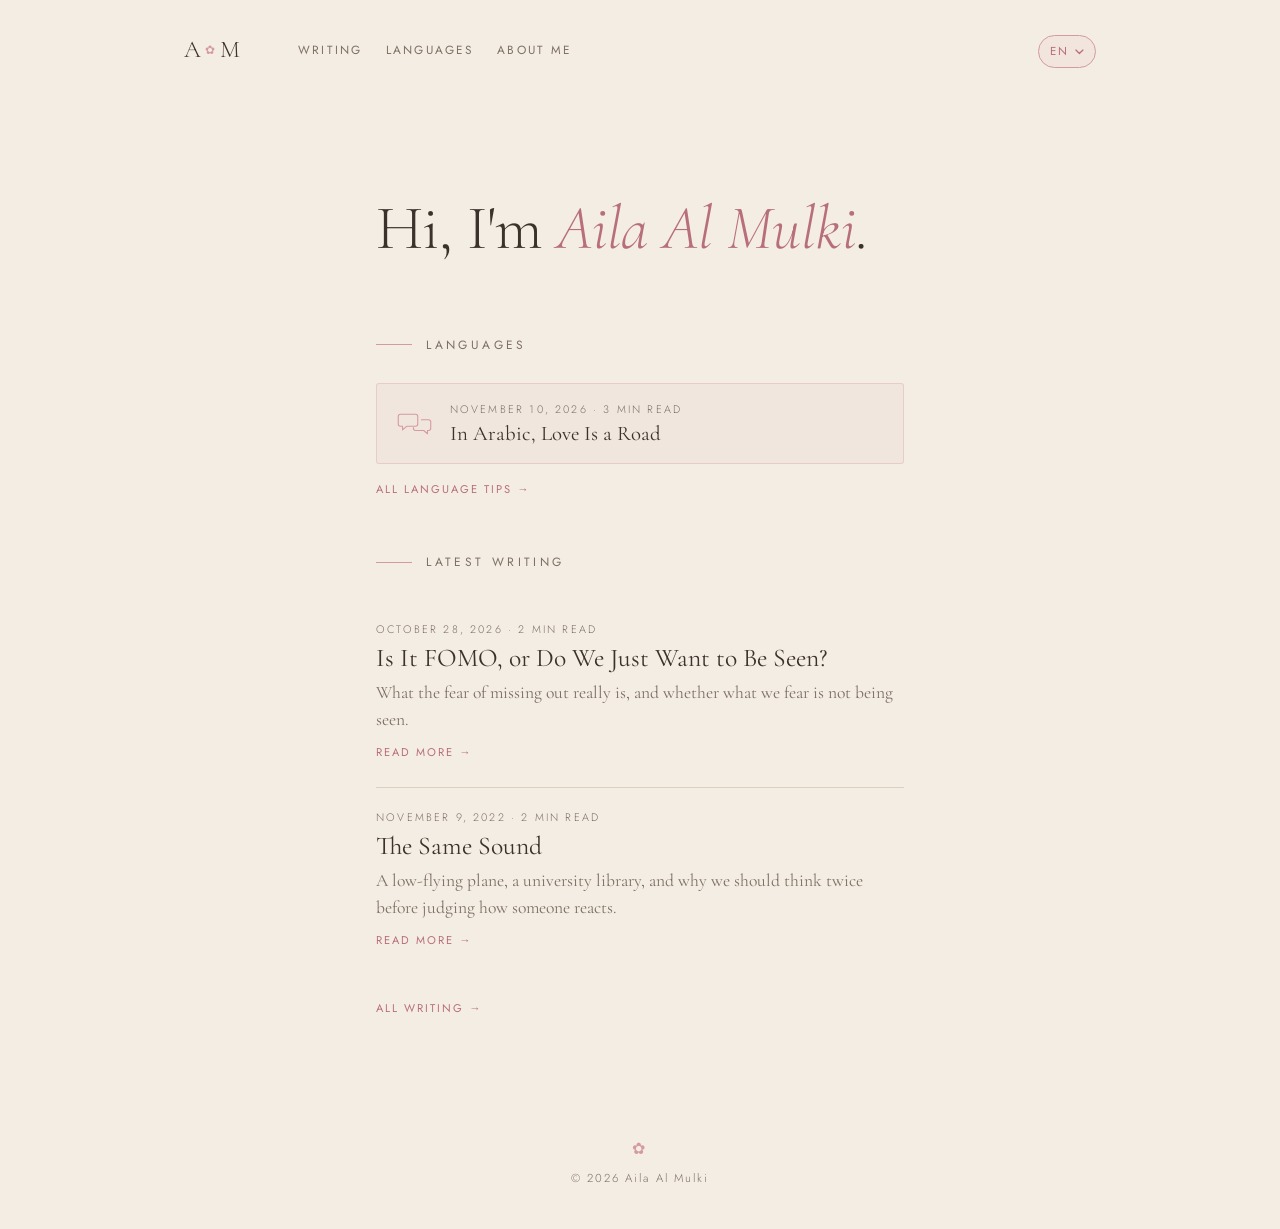
<file: index.html>
<!doctype html>
<html lang="en" dir="ltr">
<head>
  <meta charset="utf-8">
  <meta name="viewport" content="width=device-width, initial-scale=1">
  <link rel="icon" href="favicon.svg" type="image/svg+xml">
  <link rel="icon" href="favicon-32.png" type="image/png" sizes="32x32">
  <link rel="apple-touch-icon" href="apple-touch-icon.png">
  <title>Aila Al Mulki</title>
  <meta name="description" content="Personal blog of Aila Al Mulki — researcher and developer at VirusTotal, working on malware and AI.">
  <link rel="preconnect" href="https://fonts.googleapis.com">
  <link rel="preconnect" href="https://fonts.gstatic.com" crossorigin>
  <link href="https://fonts.googleapis.com/css2?family=Cormorant+Garamond:ital,wght@0,300;0,400;0,500;1,300;1,400&family=Jost:wght@300;400&family=Amiri:wght@400;700&display=swap" rel="stylesheet">
  <link rel="stylesheet" href="styles.css?v=20261111e">
</head>
<body>
  <header class="site-header">
    <a class="monogram" href="./" aria-label="Aila Al Mulki — home">A<span aria-hidden="true">✿</span>M</a>

    <nav class="site-nav" aria-label="Main">
      <a href="writing.html" data-i18n="navWriting">Writing</a>
      <a href="languages.html" data-i18n="navLanguages">Languages</a>
      <a href="about.html" data-i18n="navAbout">About me</a>
    </nav>

    <div class="lang-switch">
      <button type="button" class="lang-toggle" aria-haspopup="true" aria-expanded="false" aria-label="Language">
        <span class="lang-current">EN</span>
        <svg class="chevron" viewBox="0 0 10 6" aria-hidden="true"><path d="M1 1l4 4 4-4"/></svg>
      </button>
      <ul class="lang-options" hidden>
        <li><button type="button" data-lang="en" lang="en">English</button></li>
        <li><button type="button" data-lang="es" lang="es">Español</button></li>
        <li><button type="button" data-lang="ar" lang="ar" class="ar">عربي</button></li>
      </ul>
    </div>
  </header>

  <main>
    <section class="hero">
      <h1 data-i18n="greeting">Hi, I'm <em>Aila Al Mulki</em>.</h1>
    </section>

    <section class="languages-feature" aria-labelledby="languages-title">
      <h2 id="languages-title"><span class="rule" aria-hidden="true"></span><span data-i18n="languagesTitle">Languages</span></h2>
      <ul class="post-list post-cards" data-posts="1" data-section="languages" data-compact></ul>
      <a class="more-link" href="languages.html" data-i18n="allLanguages">All language tips →</a>
    </section>

    <section class="writing" aria-labelledby="latest-title">
      <h2 id="latest-title"><span class="rule" aria-hidden="true"></span><span data-i18n="latestTitle">Latest writing</span></h2>
      <ul class="post-list" data-posts="2"></ul>
      <a class="more-link" href="writing.html" data-i18n="allWriting">All writing →</a>
    </section>
  </main>

  <footer class="site-footer">
    <span class="flower" aria-hidden="true">✿</span>
    <p dir="ltr">© <span id="year"></span> Aila Al Mulki</p>
  </footer>

  <script src="i18n.js?v=20261111e"></script>
  <script src="posts.js?v=20261111e"></script>
  <script src="main.js?v=20261111e"></script>
</body>
</html>
</file>
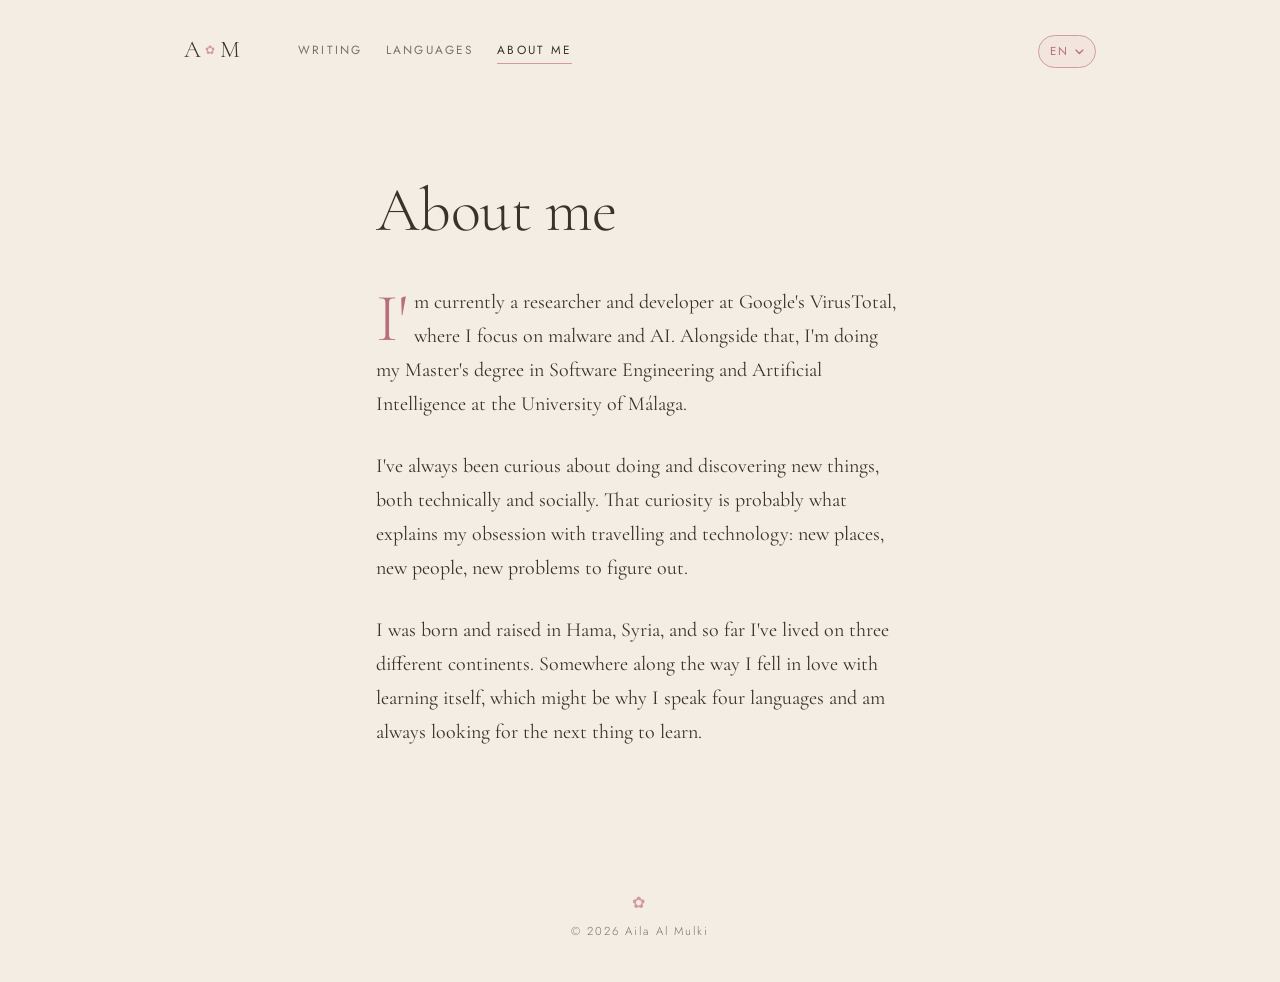
<file: about.html>
<!doctype html>
<html lang="en" dir="ltr">
<head>
  <meta charset="utf-8">
  <meta name="viewport" content="width=device-width, initial-scale=1">
  <link rel="icon" href="favicon.svg" type="image/svg+xml">
  <link rel="icon" href="favicon-32.png" type="image/png" sizes="32x32">
  <link rel="apple-touch-icon" href="apple-touch-icon.png">
  <title>About me · Aila Al Mulki</title>
  <meta name="description" content="Personal blog of Aila Al Mulki — researcher and developer at VirusTotal, working on malware and AI.">
  <link rel="preconnect" href="https://fonts.googleapis.com">
  <link rel="preconnect" href="https://fonts.gstatic.com" crossorigin>
  <link href="https://fonts.googleapis.com/css2?family=Cormorant+Garamond:ital,wght@0,300;0,400;0,500;1,300;1,400&family=Jost:wght@300;400&family=Amiri:wght@400;700&display=swap" rel="stylesheet">
  <link rel="stylesheet" href="styles.css?v=20261111e">
</head>
<body data-title-key="titleAbout">
  <header class="site-header">
    <a class="monogram" href="./" aria-label="Aila Al Mulki — home">A<span aria-hidden="true">✿</span>M</a>

    <nav class="site-nav" aria-label="Main">
      <a href="writing.html" data-i18n="navWriting">Writing</a>
      <a href="languages.html" data-i18n="navLanguages">Languages</a>
      <a href="about.html" data-i18n="navAbout" aria-current="page">About me</a>
    </nav>

    <div class="lang-switch">
      <button type="button" class="lang-toggle" aria-haspopup="true" aria-expanded="false" aria-label="Language">
        <span class="lang-current">EN</span>
        <svg class="chevron" viewBox="0 0 10 6" aria-hidden="true"><path d="M1 1l4 4 4-4"/></svg>
      </button>
      <ul class="lang-options" hidden>
        <li><button type="button" data-lang="en" lang="en">English</button></li>
        <li><button type="button" data-lang="es" lang="es">Español</button></li>
        <li><button type="button" data-lang="ar" lang="ar" class="ar">عربي</button></li>
      </ul>
    </div>
  </header>

  <main>
    <section class="about page-top" aria-labelledby="about-title">
      <h1 class="page-title" id="about-title" data-i18n="aboutTitle">About me</h1>

      <div class="prose">
        <p data-i18n="p1"></p>
        <p data-i18n="p2"></p>
        <p data-i18n="p3"></p>
      </div>
    </section>
  </main>

  <footer class="site-footer">
    <span class="flower" aria-hidden="true">✿</span>
    <p dir="ltr">© <span id="year"></span> Aila Al Mulki</p>
  </footer>

  <script src="i18n.js?v=20261111e"></script>
  <script src="posts.js?v=20261111e"></script>
  <script src="main.js?v=20261111e"></script>
</body>
</html>
</file>
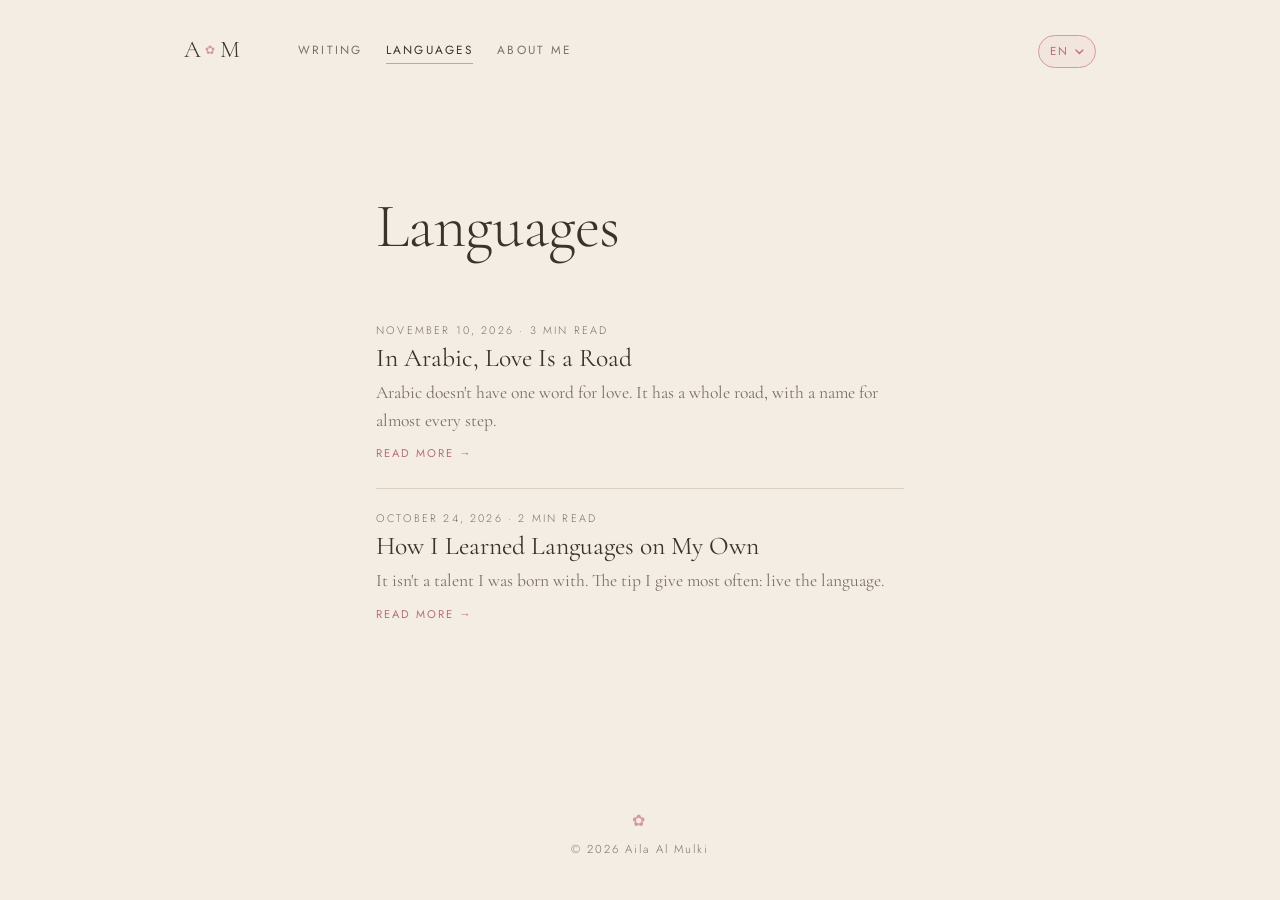
<file: languages.html>
<!doctype html>
<html lang="en" dir="ltr">
<head>
  <meta charset="utf-8">
  <meta name="viewport" content="width=device-width, initial-scale=1">
  <link rel="icon" href="favicon.svg" type="image/svg+xml">
  <link rel="icon" href="favicon-32.png" type="image/png" sizes="32x32">
  <link rel="apple-touch-icon" href="apple-touch-icon.png">
  <title>Languages · Aila Al Mulki</title>
  <meta name="description" content="Personal blog of Aila Al Mulki — researcher and developer at VirusTotal, working on malware and AI.">
  <link rel="preconnect" href="https://fonts.googleapis.com">
  <link rel="preconnect" href="https://fonts.gstatic.com" crossorigin>
  <link href="https://fonts.googleapis.com/css2?family=Cormorant+Garamond:ital,wght@0,300;0,400;0,500;1,300;1,400&family=Jost:wght@300;400&family=Amiri:wght@400;700&display=swap" rel="stylesheet">
  <link rel="stylesheet" href="styles.css?v=20261111e">
</head>
<body data-title-key="titleLanguages">
  <header class="site-header">
    <a class="monogram" href="./" aria-label="Aila Al Mulki — home">A<span aria-hidden="true">✿</span>M</a>

    <nav class="site-nav" aria-label="Main">
      <a href="writing.html" data-i18n="navWriting">Writing</a>
      <a href="languages.html" data-i18n="navLanguages" aria-current="page">Languages</a>
      <a href="about.html" data-i18n="navAbout">About me</a>
    </nav>

    <div class="lang-switch">
      <button type="button" class="lang-toggle" aria-haspopup="true" aria-expanded="false" aria-label="Language">
        <span class="lang-current">EN</span>
        <svg class="chevron" viewBox="0 0 10 6" aria-hidden="true"><path d="M1 1l4 4 4-4"/></svg>
      </button>
      <ul class="lang-options" hidden>
        <li><button type="button" data-lang="en" lang="en">English</button></li>
        <li><button type="button" data-lang="es" lang="es">Español</button></li>
        <li><button type="button" data-lang="ar" lang="ar" class="ar">عربي</button></li>
      </ul>
    </div>
  </header>

  <main>
    <section class="writing page-top" aria-labelledby="writing-title">
      <h1 class="page-title" id="writing-title" data-i18n="languagesTitle">Languages</h1>
      <ul class="post-list" data-posts="all" data-section="languages"></ul>
    </section>
  </main>

  <footer class="site-footer">
    <span class="flower" aria-hidden="true">✿</span>
    <p dir="ltr">© <span id="year"></span> Aila Al Mulki</p>
  </footer>

  <script src="i18n.js?v=20261111e"></script>
  <script src="posts.js?v=20261111e"></script>
  <script src="main.js?v=20261111e"></script>
</body>
</html>
</file>
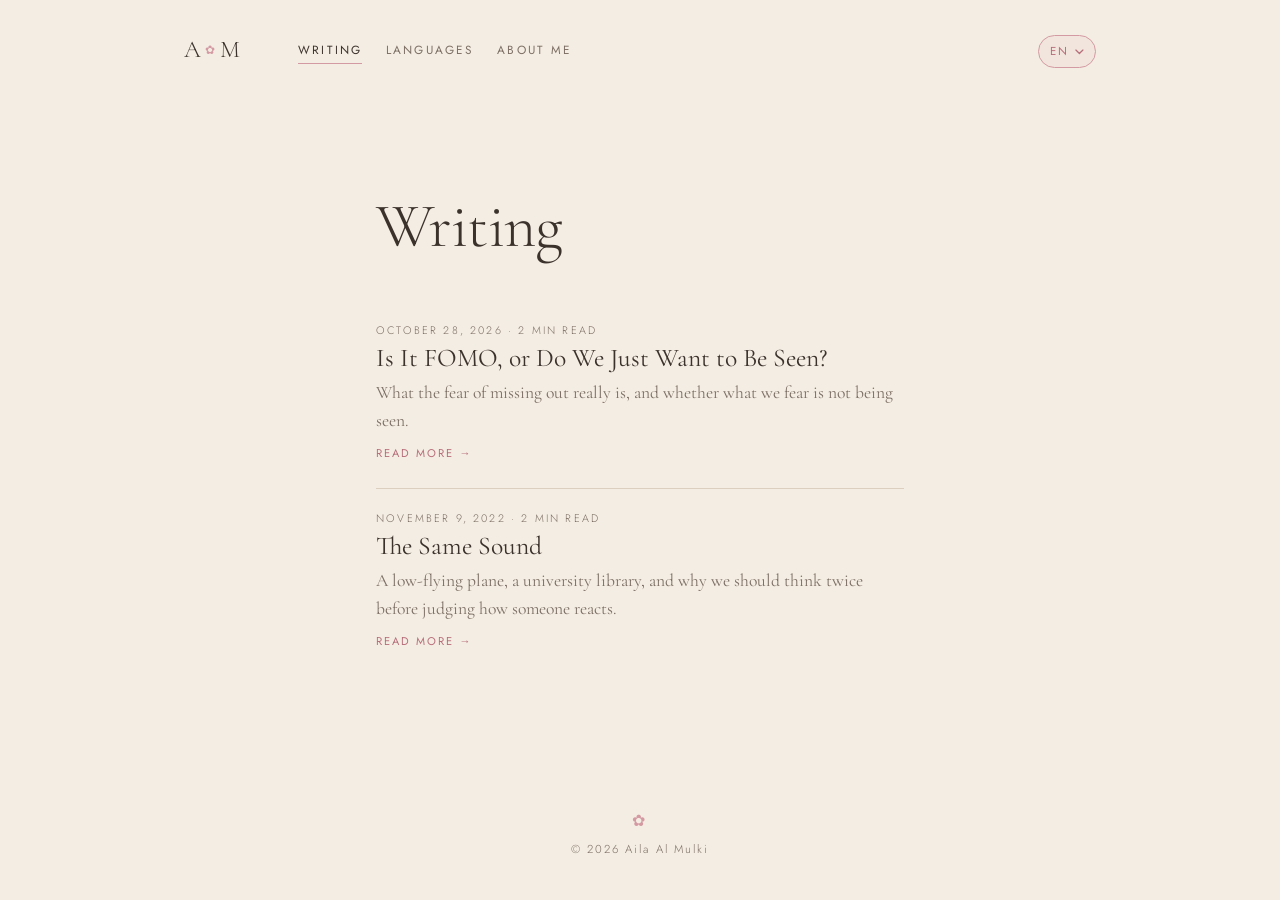
<file: writing.html>
<!doctype html>
<html lang="en" dir="ltr">
<head>
  <meta charset="utf-8">
  <meta name="viewport" content="width=device-width, initial-scale=1">
  <link rel="icon" href="favicon.svg" type="image/svg+xml">
  <link rel="icon" href="favicon-32.png" type="image/png" sizes="32x32">
  <link rel="apple-touch-icon" href="apple-touch-icon.png">
  <title>Writing · Aila Al Mulki</title>
  <meta name="description" content="Personal blog of Aila Al Mulki — researcher and developer at VirusTotal, working on malware and AI.">
  <link rel="preconnect" href="https://fonts.googleapis.com">
  <link rel="preconnect" href="https://fonts.gstatic.com" crossorigin>
  <link href="https://fonts.googleapis.com/css2?family=Cormorant+Garamond:ital,wght@0,300;0,400;0,500;1,300;1,400&family=Jost:wght@300;400&family=Amiri:wght@400;700&display=swap" rel="stylesheet">
  <link rel="stylesheet" href="styles.css?v=20261111e">
</head>
<body data-title-key="titleWriting">
  <header class="site-header">
    <a class="monogram" href="./" aria-label="Aila Al Mulki — home">A<span aria-hidden="true">✿</span>M</a>

    <nav class="site-nav" aria-label="Main">
      <a href="writing.html" data-i18n="navWriting" aria-current="page">Writing</a>
      <a href="languages.html" data-i18n="navLanguages">Languages</a>
      <a href="about.html" data-i18n="navAbout">About me</a>
    </nav>

    <div class="lang-switch">
      <button type="button" class="lang-toggle" aria-haspopup="true" aria-expanded="false" aria-label="Language">
        <span class="lang-current">EN</span>
        <svg class="chevron" viewBox="0 0 10 6" aria-hidden="true"><path d="M1 1l4 4 4-4"/></svg>
      </button>
      <ul class="lang-options" hidden>
        <li><button type="button" data-lang="en" lang="en">English</button></li>
        <li><button type="button" data-lang="es" lang="es">Español</button></li>
        <li><button type="button" data-lang="ar" lang="ar" class="ar">عربي</button></li>
      </ul>
    </div>
  </header>

  <main>
    <section class="writing page-top" aria-labelledby="writing-title">
      <h1 class="page-title" id="writing-title" data-i18n="writingTitle">Writing</h1>
      <ul class="post-list" data-posts="all"></ul>
    </section>
  </main>

  <footer class="site-footer">
    <span class="flower" aria-hidden="true">✿</span>
    <p dir="ltr">© <span id="year"></span> Aila Al Mulki</p>
  </footer>

  <script src="i18n.js?v=20261111e"></script>
  <script src="posts.js?v=20261111e"></script>
  <script src="main.js?v=20261111e"></script>
</body>
</html>
</file>
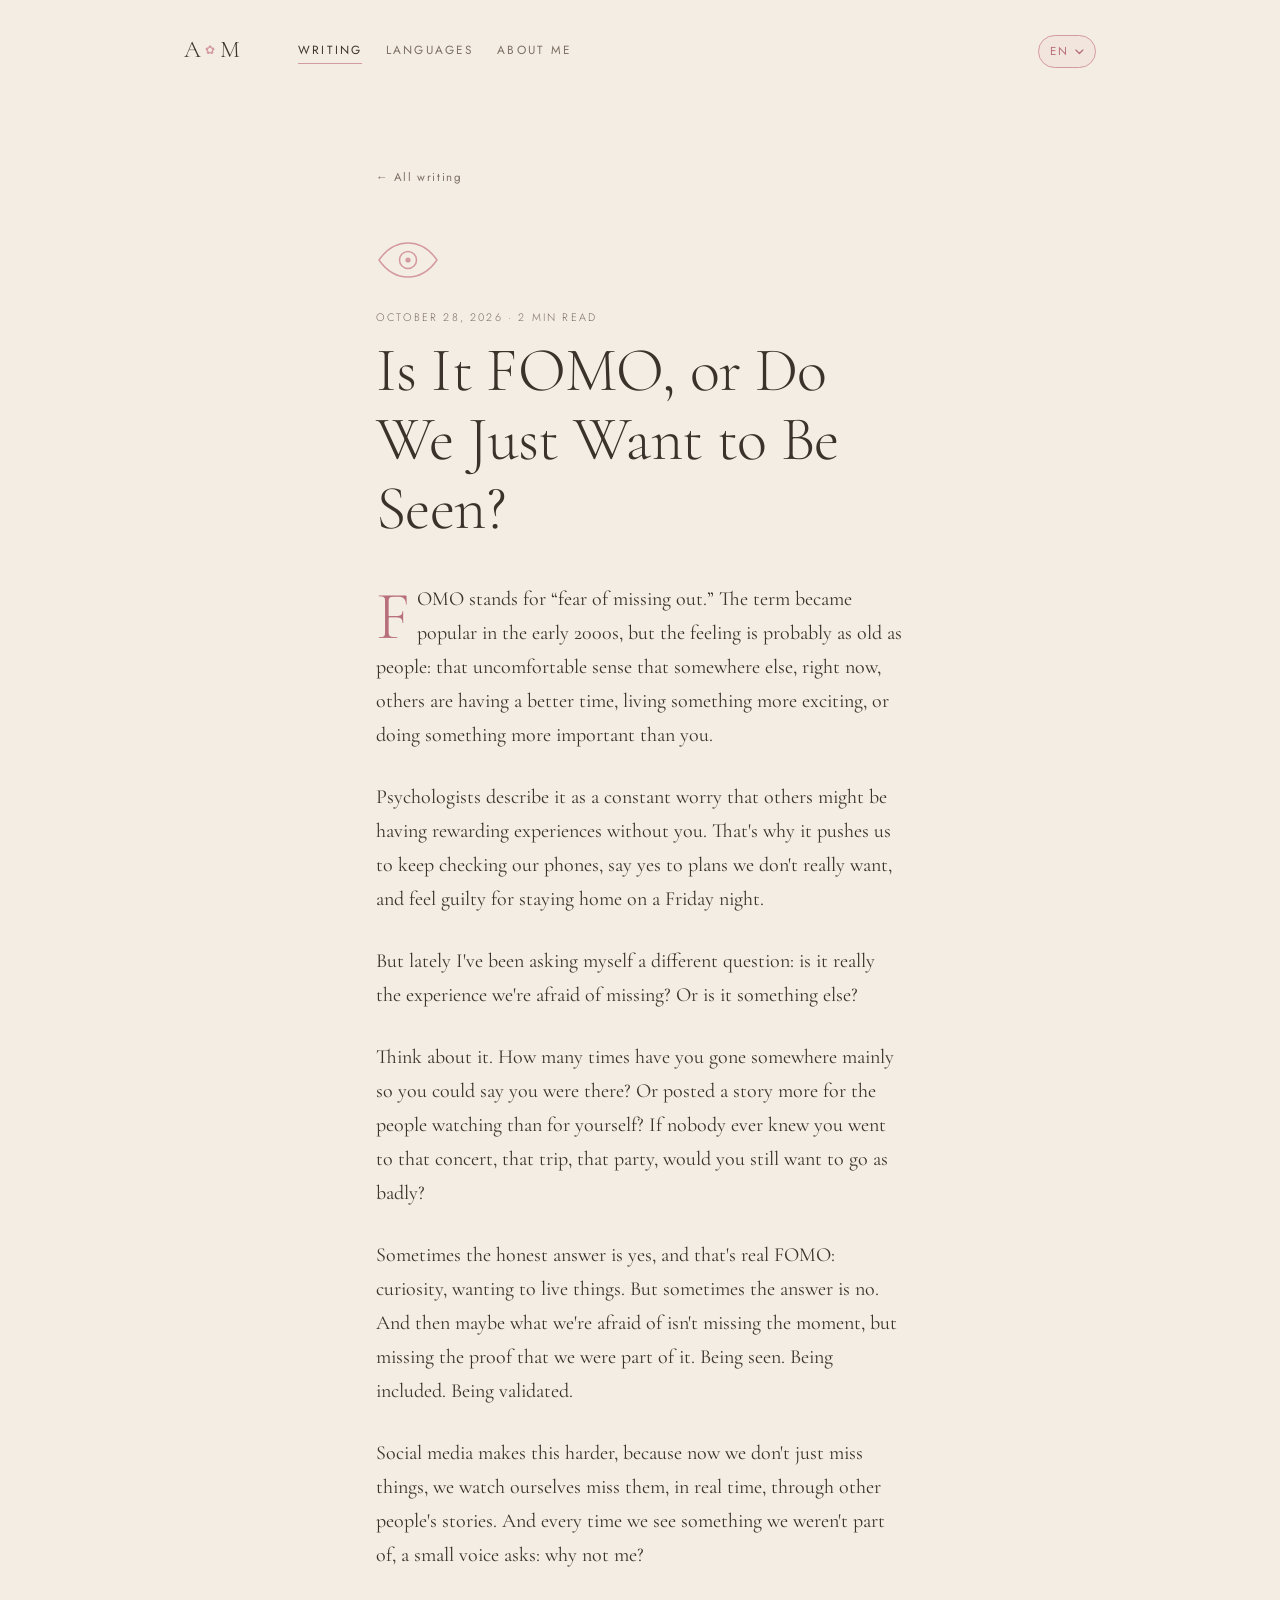
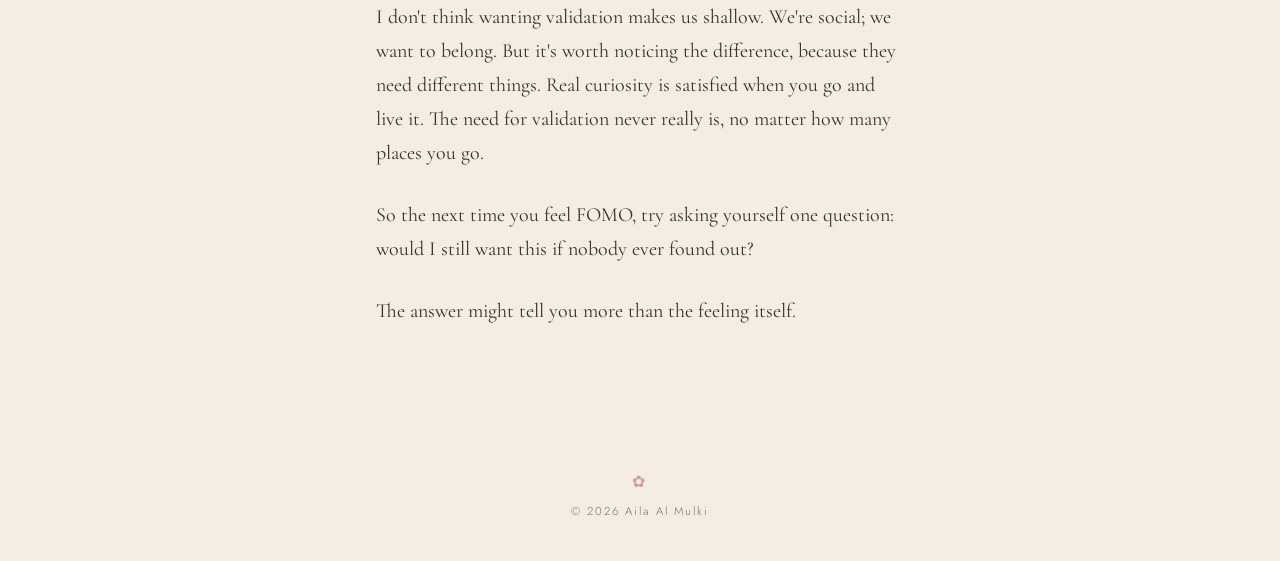
<file: posts/is-it-fomo.html>
<!doctype html>
<html lang="en" dir="ltr">
<head>
  <meta charset="utf-8">
  <meta name="viewport" content="width=device-width, initial-scale=1">
  <link rel="icon" href="../favicon.svg" type="image/svg+xml">
  <link rel="icon" href="../favicon-32.png" type="image/png" sizes="32x32">
  <link rel="apple-touch-icon" href="../apple-touch-icon.png">
  <title>Is It FOMO, or Do We Just Want to Be Seen? · Aila Al Mulki</title>
  <meta name="description" content="What the fear of missing out really is, and whether what we fear is not being seen.">
  <link rel="preconnect" href="https://fonts.googleapis.com">
  <link rel="preconnect" href="https://fonts.gstatic.com" crossorigin>
  <link href="https://fonts.googleapis.com/css2?family=Cormorant+Garamond:ital,wght@0,300;0,400;0,500;1,300;1,400&family=Jost:wght@300;400&family=Amiri:wght@400;700&display=swap" rel="stylesheet">
  <link rel="stylesheet" href="../styles.css?v=20261111e">
</head>
<body data-post="is-it-fomo">
  <header class="site-header">
    <a class="monogram" href="../" aria-label="Aila Al Mulki — home">A<span aria-hidden="true">✿</span>M</a>

    <nav class="site-nav" aria-label="Main">
      <a href="../writing.html" data-i18n="navWriting" aria-current="page">Writing</a>
      <a href="../languages.html" data-i18n="navLanguages">Languages</a>
      <a href="../about.html" data-i18n="navAbout">About me</a>
    </nav>

    <div class="lang-switch">
      <button type="button" class="lang-toggle" aria-haspopup="true" aria-expanded="false" aria-label="Language">
        <span class="lang-current">EN</span>
        <svg class="chevron" viewBox="0 0 10 6" aria-hidden="true"><path d="M1 1l4 4 4-4"/></svg>
      </button>
      <ul class="lang-options" hidden>
        <li><button type="button" data-lang="en" lang="en">English</button></li>
        <li><button type="button" data-lang="es" lang="es">Español</button></li>
        <li><button type="button" data-lang="ar" lang="ar" class="ar">عربي</button></li>
      </ul>
    </div>
  </header>

  <main>
    <article class="post">
      <a class="back" href="../writing.html" data-i18n="back">← All writing</a>

      <header class="post-header">
        <svg class="post-icon" viewBox="0 0 64 40" aria-hidden="true">
          <path d="M3 20C11 8.5 21 3 32 3s21 5.5 29 17c-8 11.5-18 17-29 17S11 31.5 3 20z"/>
          <circle cx="32" cy="20" r="8.5"/>
          <circle class="pupil" cx="32" cy="20" r="2.6"/>
        </svg>
        <span class="post-meta"><time datetime="2026-10-28" data-i18n="postDate">October 28, 2026</time><span aria-hidden="true"> · </span><span data-i18n="postReading"></span></span>
        <h1 data-i18n="postTitle">Is It FOMO, or Do We Just Want to Be Seen?</h1>
      </header>

      <div class="prose" data-i18n="body"></div>
    </article>
  </main>

  <footer class="site-footer">
    <span class="flower" aria-hidden="true">✿</span>
    <p dir="ltr">© <span id="year"></span> Aila Al Mulki</p>
  </footer>

  <script src="../i18n.js?v=20261111e"></script>
  <script src="../posts.js?v=20261111e"></script>
  <script src="is-it-fomo.js?v=20261111e"></script>
  <script src="../main.js?v=20261111e"></script>
</body>
</html>
</file>
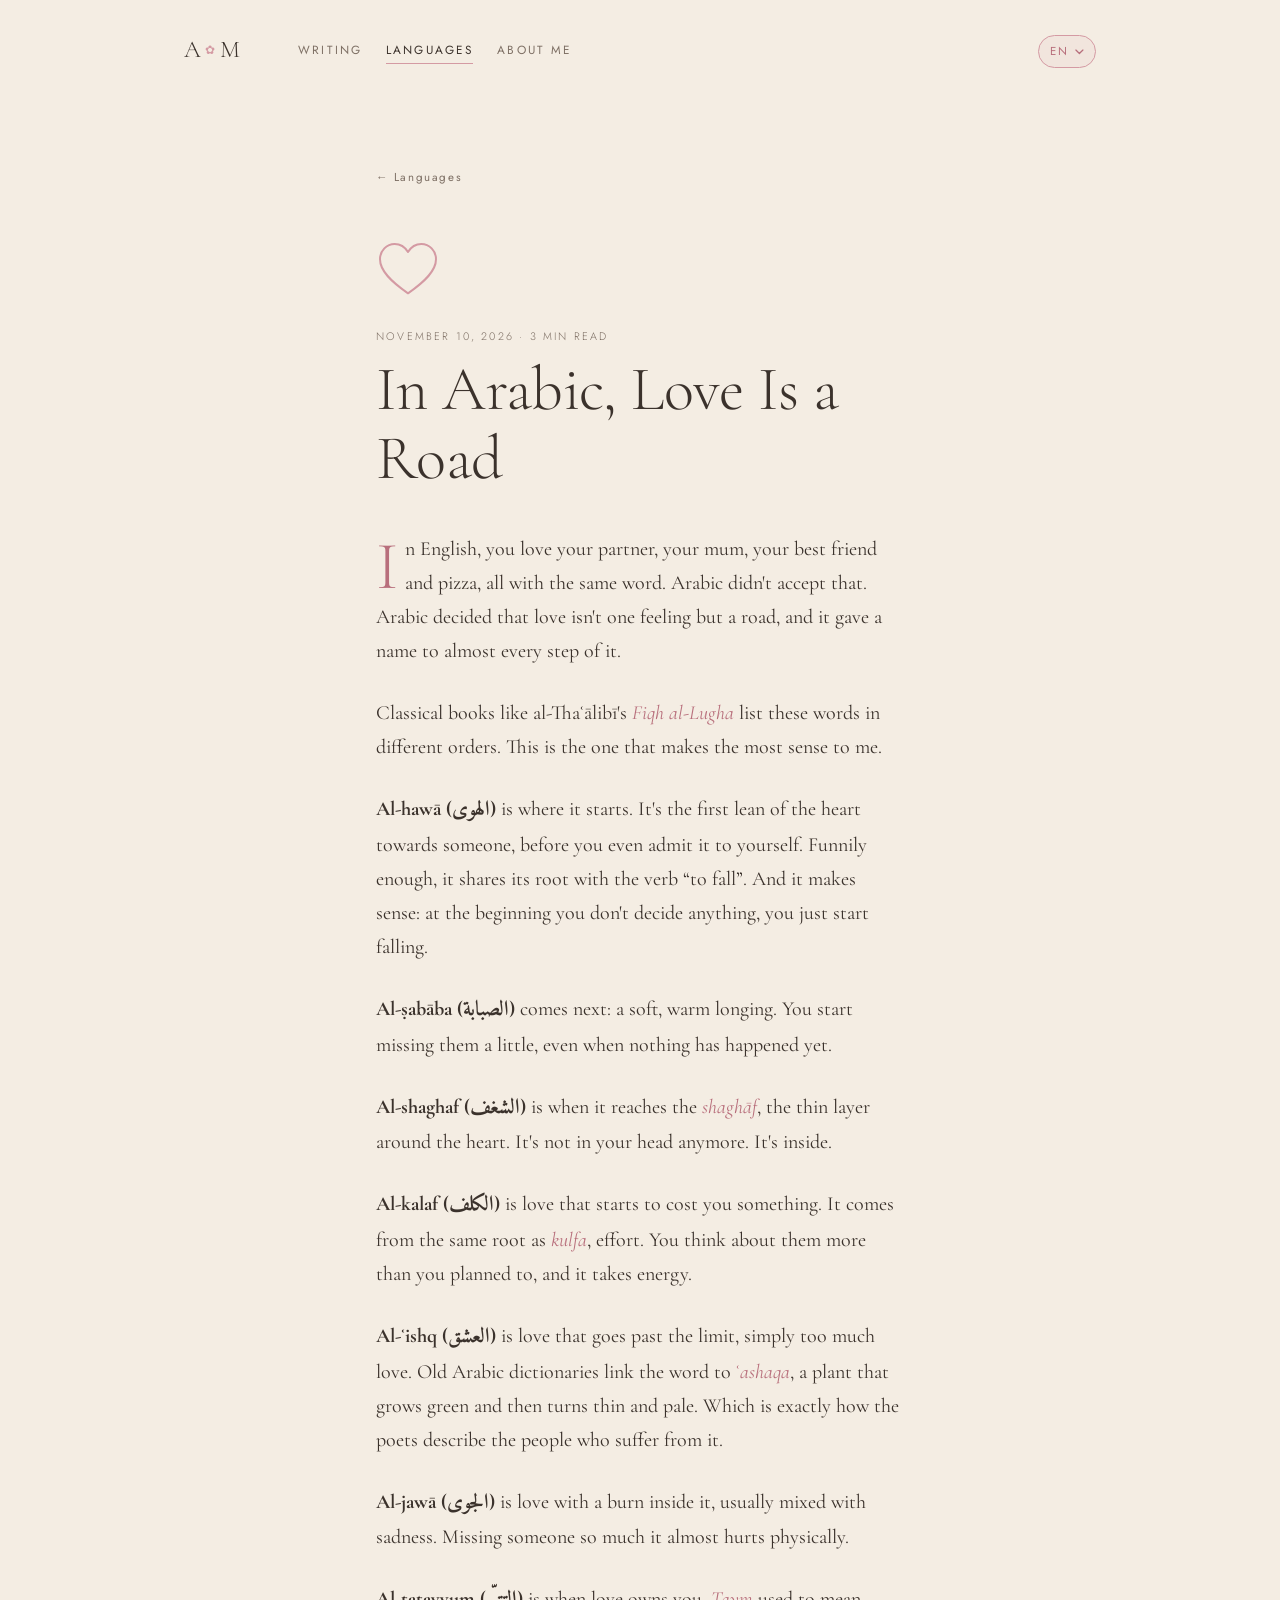
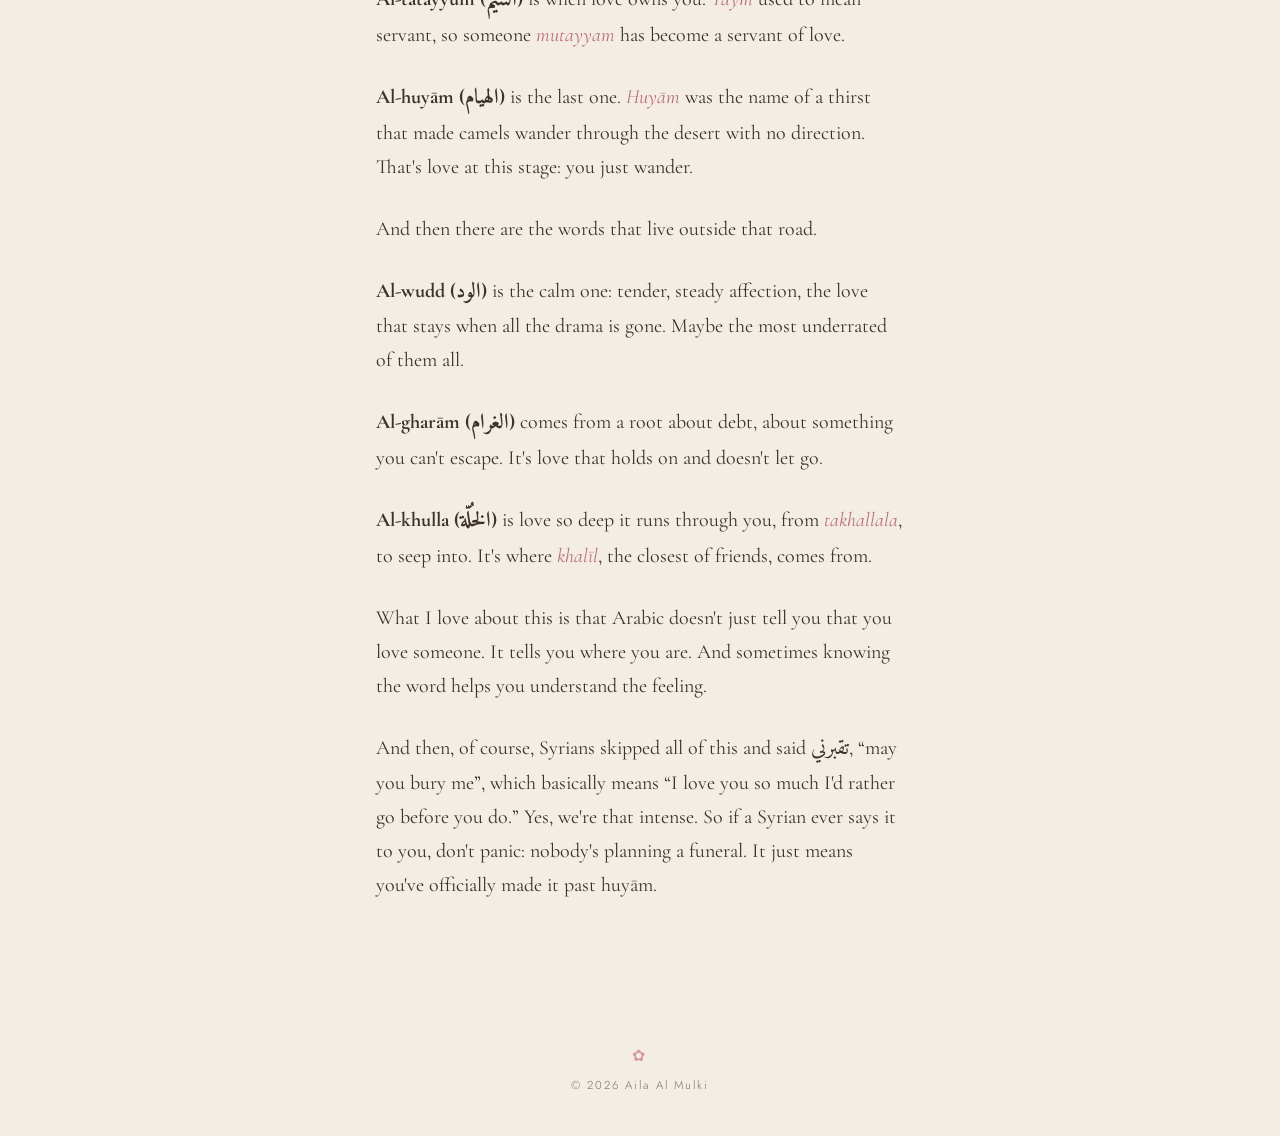
<file: posts/words-for-love-in-arabic.html>
<!doctype html>
<html lang="en" dir="ltr">
<head>
  <meta charset="utf-8">
  <meta name="viewport" content="width=device-width, initial-scale=1">
  <link rel="icon" href="../favicon.svg" type="image/svg+xml">
  <link rel="icon" href="../favicon-32.png" type="image/png" sizes="32x32">
  <link rel="apple-touch-icon" href="../apple-touch-icon.png">
  <title>In Arabic, Love Is a Road · Aila Al Mulki</title>
  <meta name="description" content="Arabic doesn't have one word for love. It has a whole road, with a name for almost every step.">
  <link rel="preconnect" href="https://fonts.googleapis.com">
  <link rel="preconnect" href="https://fonts.gstatic.com" crossorigin>
  <link href="https://fonts.googleapis.com/css2?family=Cormorant+Garamond:ital,wght@0,300;0,400;0,500;1,300;1,400&family=Jost:wght@300;400&family=Amiri:wght@400;700&display=swap" rel="stylesheet">
  <link rel="stylesheet" href="../styles.css?v=20261111e">
</head>
<body data-post="words-for-love-in-arabic">
  <header class="site-header">
    <a class="monogram" href="../" aria-label="Aila Al Mulki — home">A<span aria-hidden="true">✿</span>M</a>

    <nav class="site-nav" aria-label="Main">
      <a href="../writing.html" data-i18n="navWriting">Writing</a>
      <a href="../languages.html" data-i18n="navLanguages" aria-current="page">Languages</a>
      <a href="../about.html" data-i18n="navAbout">About me</a>
    </nav>

    <div class="lang-switch">
      <button type="button" class="lang-toggle" aria-haspopup="true" aria-expanded="false" aria-label="Language">
        <span class="lang-current">EN</span>
        <svg class="chevron" viewBox="0 0 10 6" aria-hidden="true"><path d="M1 1l4 4 4-4"/></svg>
      </button>
      <ul class="lang-options" hidden>
        <li><button type="button" data-lang="en" lang="en">English</button></li>
        <li><button type="button" data-lang="es" lang="es">Español</button></li>
        <li><button type="button" data-lang="ar" lang="ar" class="ar">عربي</button></li>
      </ul>
    </div>
  </header>

  <main>
    <article class="post">
      <a class="back" href="../languages.html" data-i18n="back">← Languages</a>

      <header class="post-header">
        <svg class="post-icon" viewBox="0 0 48 44" aria-hidden="true">
          <path d="M24 40C11 31 3 23 3 14.5 3 8 8 3 14 3c4.3 0 7.8 2.4 10 6 2.2-3.6 5.7-6 10-6 6 0 11 5 11 11.5C45 23 37 31 24 40z"/>
        </svg>
        <span class="post-meta"><time datetime="2026-11-10" data-i18n="postDate">November 10, 2026</time><span aria-hidden="true"> · </span><span data-i18n="postReading"></span></span>
        <h1 data-i18n="postTitle">In Arabic, Love Is a Road</h1>
      </header>

      <div class="prose" data-i18n="body"></div>
    </article>
  </main>

  <footer class="site-footer">
    <span class="flower" aria-hidden="true">✿</span>
    <p dir="ltr">© <span id="year"></span> Aila Al Mulki</p>
  </footer>

  <script src="../i18n.js?v=20261111e"></script>
  <script src="../posts.js?v=20261111e"></script>
  <script src="words-for-love-in-arabic.js?v=20261111e"></script>
  <script src="../main.js?v=20261111e"></script>
</body>
</html>
</file>
<file: styles.css>
:root {
  --bg: #f4ede3;          /* warm beige */
  --bg-soft: #ece2d4;
  --ink: #3b322c;         /* soft espresso, not black */
  --ink-muted: #7d6f64;
  --pink: #d49aa3;        /* dusty rose */
  --pink-deep: #b86f7c;
  --line: #dccfbf;

  --serif: "Cormorant Garamond", "Cormorant", Garamond, Georgia, serif;
  --sans: "Jost", "Helvetica Neue", Arial, sans-serif;
  --arabic: "Amiri", "Noto Naskh Arabic", "Geeza Pro", serif;

  --measure: 36rem;
}

*,
*::before,
*::after { box-sizing: border-box; }

html { -webkit-text-size-adjust: 100%; }

body {
  margin: 0;
  min-height: 100vh;
  display: flex;
  flex-direction: column;
  background: var(--bg);
  color: var(--ink);
  font-family: var(--serif);
  font-weight: 400;
  font-size: 1.25rem;
  line-height: 1.7;
  -webkit-font-smoothing: antialiased;
  text-rendering: optimizeLegibility;
}

::selection { background: var(--pink); color: #fff; }

a { color: inherit; }

/* ---------- Header ---------- */

.site-header {
  display: flex;
  justify-content: space-between;
  align-items: center;
  gap: 1rem;
  width: 100%;
  max-width: 60rem;
  margin: 0 auto;
  padding: 2rem 1.5rem 0;
}

.monogram {
  display: inline-flex;
  align-items: center;
  font-family: var(--serif);
  font-size: 1.5rem;
  font-weight: 300;
  line-height: 1;
  letter-spacing: 0.08em;
  text-decoration: none;
  direction: ltr;
  unicode-bidi: isolate;
}
.monogram span {
  color: var(--pink);
  font-size: 0.5em;
  margin: 0 0.3em 0 0.15em;
}

.site-nav {
  display: flex;
  gap: 1.5rem;
  margin-inline-start: 2.5rem;
  margin-inline-end: auto;
  font-family: var(--sans);
  font-size: 0.74rem;
  letter-spacing: 0.18em;
  text-transform: uppercase;
}
.site-nav a {
  color: var(--ink-muted);
  text-decoration: none;
  padding-block: 0.2rem;
  border-bottom: 1px solid transparent;
  transition: color 0.2s, border-color 0.2s;
}
.site-nav a:hover { color: var(--pink-deep); }
.site-nav a[aria-current="page"] { color: var(--ink); border-bottom-color: var(--pink); }
.site-nav a:focus-visible { outline: 1px solid var(--pink-deep); outline-offset: 3px; }

.lang-switch {
  position: relative;
  font-family: var(--sans);
}

.lang-switch button {
  appearance: none;
  border: 1px solid transparent;
  background: none;
  color: var(--ink-muted);
  font: inherit;
  font-size: 0.72rem;
  font-weight: 400;
  letter-spacing: 0.14em;
  cursor: pointer;
  transition: color 0.2s, border-color 0.2s, background-color 0.2s;
}
.lang-switch .ar {
  font-family: var(--arabic);
  font-size: 0.95rem;
  letter-spacing: 0;
}
.lang-switch button:hover { color: var(--pink-deep); }

.lang-toggle {
  display: inline-flex;
  align-items: center;
  gap: 0.4rem;
  padding: 0.35rem 0.7rem;
  border-color: var(--pink) !important;
  border-radius: 999px;
  color: var(--pink-deep) !important;
  background: rgba(212, 154, 163, 0.1) !important;
  min-height: 2rem;
}
.chevron {
  width: 0.55rem;
  height: 0.35rem;
  fill: none;
  stroke: currentColor;
  stroke-width: 1.4;
  stroke-linecap: round;
  stroke-linejoin: round;
  transition: transform 0.2s;
}
.lang-toggle[aria-expanded="true"] .chevron { transform: rotate(180deg); }

.lang-options {
  position: absolute;
  top: calc(100% + 0.4rem);
  inset-inline-end: 0;
  z-index: 10;
  min-width: 8rem;
  margin: 0;
  padding: 0.35rem;
  list-style: none;
  background: var(--bg);
  border: 1px solid rgba(212, 154, 163, 0.5);
  border-radius: 10px;
  box-shadow: 0 8px 24px rgba(59, 50, 44, 0.08);
}
.lang-options[hidden] { display: none; }
.lang-options button {
  display: block;
  width: 100%;
  padding: 0.45rem 0.75rem;
  border-radius: 6px;
  text-align: start;
  letter-spacing: 0.06em;
  font-size: 0.8rem;
}
.lang-options button.ar { font-size: 1rem; padding-block: 0.25rem; }
.lang-options button:hover { background: rgba(212, 154, 163, 0.1); }
.lang-options button[aria-pressed="true"] { color: var(--pink-deep); background: rgba(212, 154, 163, 0.14); }
.lang-switch button:focus-visible,
.monogram:focus-visible {
  outline: 1px solid var(--pink-deep);
  outline-offset: 3px;
}

/* ---------- Main ---------- */

main {
  flex: 1;
  width: 100%;
  max-width: var(--measure);
  margin: 0 auto;
  padding: 0 1.5rem;
}

.hero { padding: clamp(4rem, 14vh, 8rem) 0 3.5rem; }

h1 {
  margin: 0;
  font-size: clamp(2.6rem, 8vw, 3.9rem);
  font-weight: 300;
  line-height: 1.1;
  letter-spacing: -0.01em;
}
h1 em {
  font-style: italic;
  font-weight: 300;
  color: var(--pink-deep);
}

h2 {
  display: flex;
  align-items: center;
  gap: 0.9rem;
  margin: 0 0 1.75rem;
  font-family: var(--sans);
  font-size: 0.75rem;
  font-weight: 400;
  letter-spacing: 0.28em;
  text-transform: uppercase;
  color: var(--ink-muted);
}
h2 .rule {
  display: inline-block;
  width: 2.25rem;
  height: 1px;
  background: var(--pink);
}

.prose p { margin: 0 0 1.4em; font-weight: 400; }
.prose p:first-child::first-letter {
  float: left;
  font-size: 3.4em;
  line-height: 0.85;
  padding: 0.08em 0.1em 0 0;
  color: var(--pink-deep);
  font-weight: 300;
}

/* ---------- Writing list ---------- */

.writing { margin-top: 1rem; }

.post-list { list-style: none; margin: 0; padding: 0; }
.post-list li + li { border-top: 1px solid var(--line); }
.post-list a {
  display: block;
  padding: 1.25rem 0;
  text-decoration: none;
}
.post-meta {
  display: block;
  font-family: var(--sans);
  font-size: 0.68rem;
  font-weight: 300;
  letter-spacing: 0.2em;
  text-transform: uppercase;
  color: var(--ink-muted);
}
.post-title {
  display: block;
  margin: 0.2rem 0 0.3rem;
  font-size: 1.6rem;
  font-weight: 400;
  line-height: 1.25;
  transition: color 0.2s;
}
.post-list a:hover .post-title { color: var(--pink-deep); }
.post-excerpt { display: block; color: var(--ink-muted); font-size: 1.1rem; line-height: 1.55; }

.read-more,
.more-link {
  display: inline-block;
  font-family: var(--sans);
  font-size: 0.7rem;
  letter-spacing: 0.18em;
  text-transform: uppercase;
  color: var(--pink-deep);
  text-decoration: none;
}
.read-more { margin-top: 0.6rem; }
.post-list a:hover .read-more,
.more-link:hover { color: var(--ink); }
.more-link { margin-top: 1.5rem; }

.page-top { padding-top: clamp(3.5rem, 12vh, 7rem); }
.page-title { margin-bottom: 2.5rem; }

/* ---------- Languages card on the homepage ---------- */

.languages-feature { margin-top: 1rem; }
.languages-feature + .writing { margin-top: 3rem; }

.post-cards li + li { border-top: none; margin-top: 0.75rem; }
/* Compact card: icon on the side, just date and title, so the latest writing stays visible on phones */
.post-cards a {
  display: grid;
  grid-template-columns: auto 1fr;
  column-gap: 1.1rem;
  align-items: center;
  padding: 1rem 1.25rem;
  background: rgba(212, 154, 163, 0.08);
  border: 1px solid rgba(212, 154, 163, 0.35);
  border-radius: 3px;
  transition: background-color 0.2s, border-color 0.2s;
}
.post-cards a:hover {
  background: rgba(212, 154, 163, 0.14);
  border-color: var(--pink);
}
.post-cards a::before {
  content: "";
  grid-row: 1 / span 2;
  width: 2.2rem;
  height: 1.7rem;
  background: url("data:image/svg+xml,%3Csvg xmlns='http://www.w3.org/2000/svg' viewBox='0 0 64 48' fill='none' stroke='%23d49aa3' stroke-width='2' stroke-linejoin='round'%3E%3Cpath d='M6 6h28a4 4 0 0 1 4 4v14a4 4 0 0 1-4 4H18l-8 7v-7H6a4 4 0 0 1-4-4V10a4 4 0 0 1 4-4z'/%3E%3Cpath d='M44 16h14a4 4 0 0 1 4 4v12a4 4 0 0 1-4 4h-2v6l-7-6H34a4 4 0 0 1-4-4v-2'/%3E%3C/svg%3E") no-repeat center / contain;
}
.post-cards .post-title { margin: 0.15rem 0 0; font-size: 1.3rem; }
.post-cards + .more-link { margin-top: 1rem; }

/* ---------- Single post ---------- */

.post { padding-top: clamp(3rem, 10vh, 6rem); }

.back {
  font-family: var(--sans);
  font-size: 0.72rem;
  letter-spacing: 0.14em;
  color: var(--ink-muted);
  text-decoration: none;
}
.back:hover { color: var(--pink-deep); }

.post-header { margin: 3rem 0 2.5rem; }
.post-header h1 { margin-top: 0.6rem; }

.waveform {
  display: block;
  width: 7.5rem;
  height: auto;
  margin-bottom: 1.75rem;
  stroke: var(--pink);
  stroke-width: 1.5;
  stroke-linecap: round;
}

.post-icon {
  display: block;
  width: 4rem;
  height: auto;
  margin-bottom: 1.75rem;
  fill: none;
  stroke: var(--pink);
  stroke-width: 1.5;
  stroke-linejoin: round;
}

.post-icon .pupil { fill: var(--pink); stroke: none; }

.prose em { color: var(--pink-deep); }
.prose [lang="ar"] { font-family: var(--arabic); font-size: 1.05em; }
html[lang="ar"] .prose [lang="en"] { font-family: var(--serif); }

/* ---------- Footer ---------- */

.site-footer {
  margin-top: 5rem;
  padding: 2rem 1.5rem 2.5rem;
  text-align: center;
  font-family: var(--sans);
  font-size: 0.72rem;
  font-weight: 300;
  letter-spacing: 0.18em;
  color: var(--ink-muted);
}
.site-footer p { margin: 0.4rem 0 0; }
.flower { color: var(--pink); font-size: 1rem; }

/* ---------- Arabic (RTL) ---------- */

html[lang="ar"] body { font-family: var(--arabic); font-size: 1.2rem; line-height: 1.95; }
html[lang="ar"] h1 { font-family: var(--arabic); font-weight: 400; line-height: 1.4; letter-spacing: 0; }
html[lang="ar"] h1 em { font-style: normal; }
html[lang="ar"] h2 {
  font-family: var(--arabic);
  letter-spacing: 0;
  text-transform: none;
  font-size: 0.95rem;
}
html[lang="ar"] .prose p:first-child::first-letter {
  float: none; font-size: inherit; padding: 0; color: inherit; line-height: inherit;
}

html[lang="ar"] .site-nav a,
html[lang="ar"] .read-more,
html[lang="ar"] .more-link,
html[lang="ar"] .post-meta,
html[lang="ar"] .back {
  font-family: var(--arabic);
  letter-spacing: 0;
  text-transform: none;
  font-size: 0.95rem;
}
html[lang="ar"] .post-title { font-family: var(--arabic); font-size: 1.45rem; line-height: 1.6; }

html[lang="ar"] .prose em { font-style: normal; }

/* ---------- Soft fade-in on scroll (only when JS adds .fade-ready) ---------- */

.fade-ready .fade {
  opacity: 0;
  transform: translateY(14px);
  transition: opacity 0.9s ease, transform 0.9s ease;
}
.fade-ready .fade.is-visible { opacity: 1; transform: none; }

/* ---------- Gentle fade when switching language ---------- */

main { transition: opacity 0.25s ease; }
main.is-switching { opacity: 0; }

@media (prefers-reduced-motion: reduce) {
  main, .lang-switch button { transition: none; }
}

@media (max-width: 30rem) {
  body { font-size: 1.15rem; }
  .site-header { padding-top: 1.25rem; padding-inline: 1rem; gap: 0.6rem; }
  .monogram { font-size: 1.25rem; letter-spacing: 0.04em; }
  .site-nav { margin-inline-start: 0.4rem; gap: 0.8rem; font-size: 0.62rem; letter-spacing: 0.1em; }
  .lang-toggle { padding: 0.3rem 0.55rem; }
  main { padding: 0 1rem; }
  .hero { padding: 2.5rem 0 2rem; }
}
</file>
